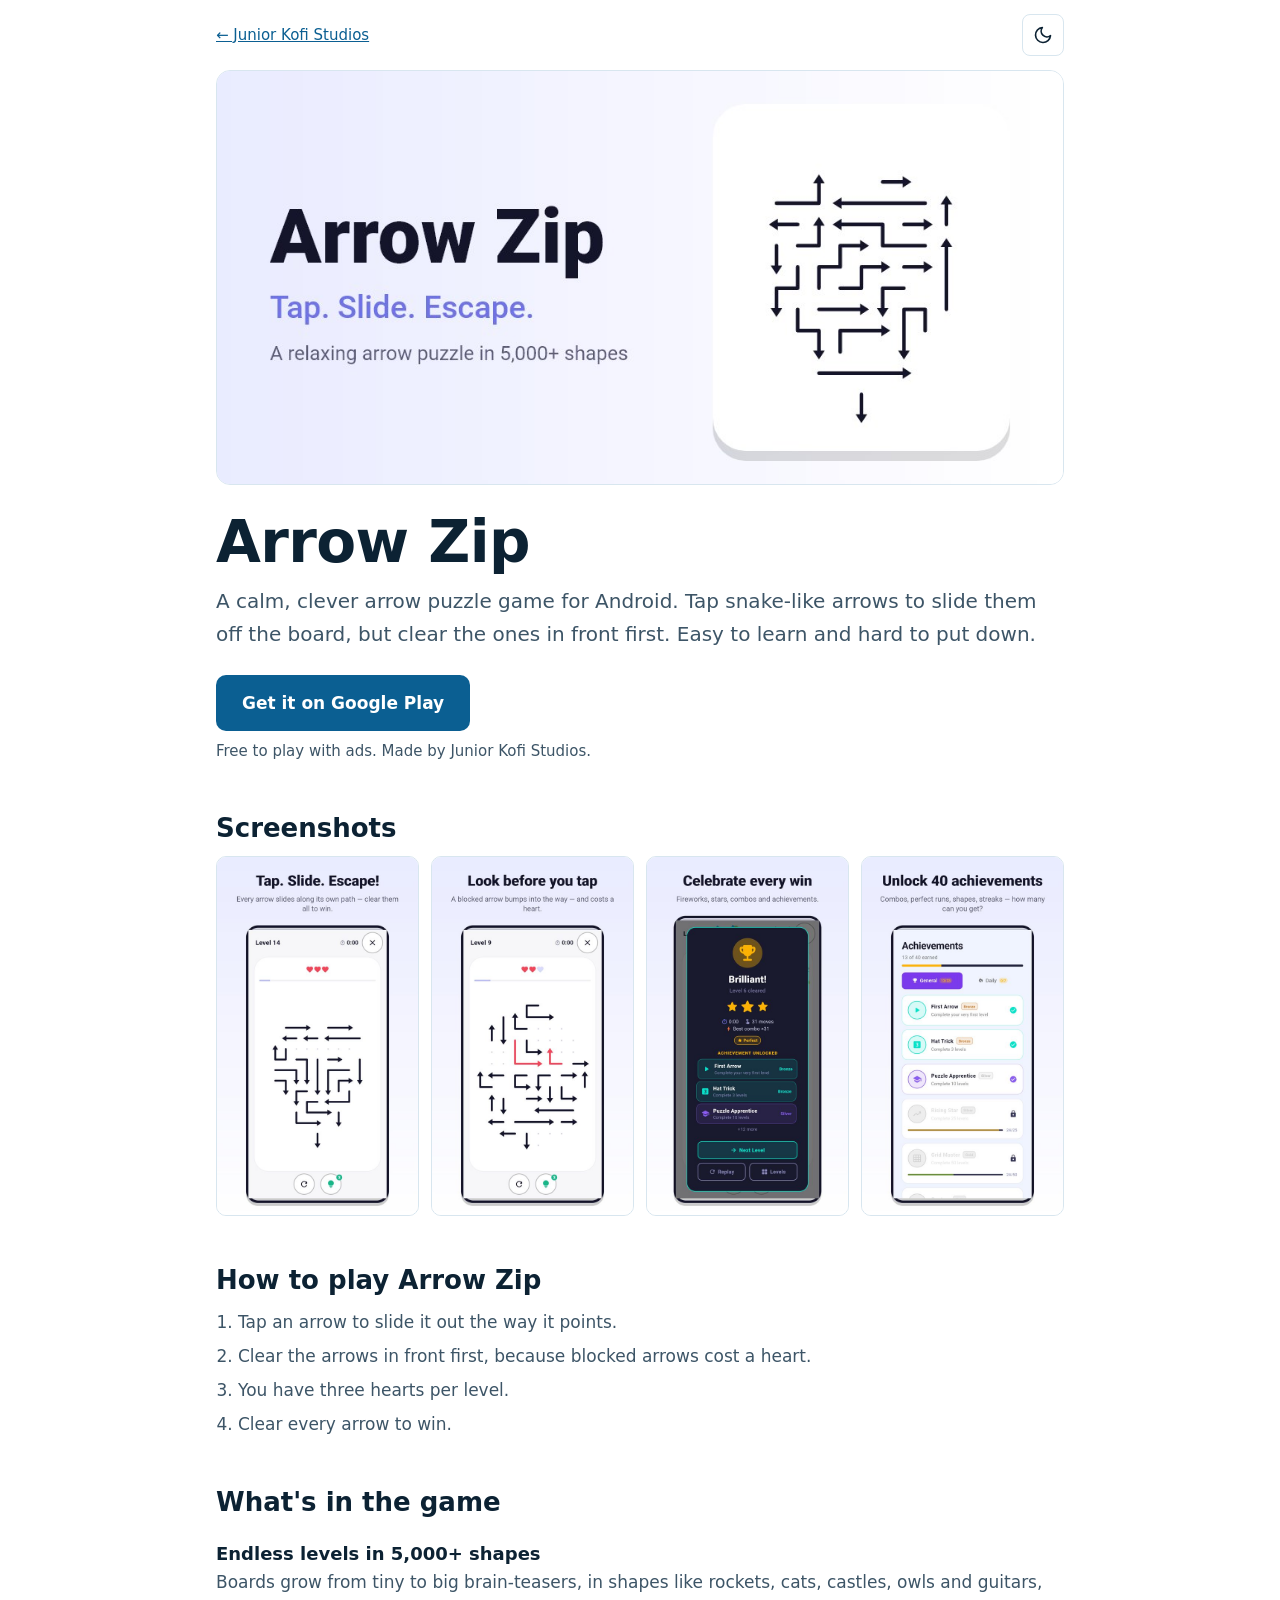
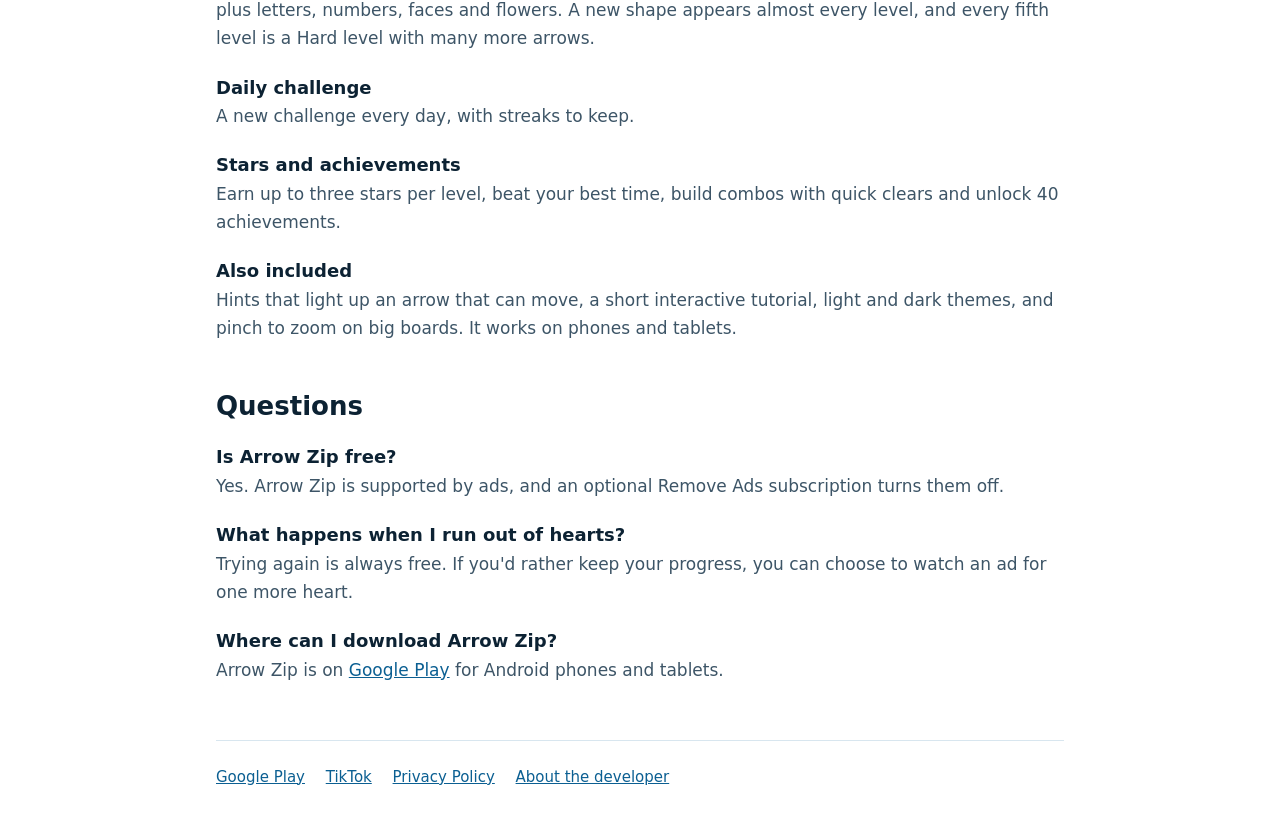
<file: arrow-zip/index.html>
<!doctype html>
<html lang="en">
<head>
    <meta charset="utf-8">
    <meta name="viewport" content="width=device-width, initial-scale=1">
    <title>Arrow Zip: Tap, Slide, Escape Arrow Puzzle Game for Android</title>
    <meta name="description" content="Arrow Zip is a free arrow puzzle game for Android. Tap snake-like arrows off the board in the right order, with endless levels, 5,000+ board shapes and a daily challenge.">
    <meta name="author" content="Junior Kofi Studios">
    <meta name="robots" content="index, follow">
    <meta name="theme-color" content="#0b5f92">
    <link rel="canonical" href="https://oware-junior.github.io/portfolio/arrow-zip/">

    <meta property="og:type" content="website">
    <meta property="og:site_name" content="Junior Kofi Studios">
    <meta property="og:url" content="https://oware-junior.github.io/portfolio/arrow-zip/">
    <meta property="og:title" content="Arrow Zip: Tap, Slide, Escape Arrow Puzzle Game for Android">
    <meta property="og:description" content="Tap snake-like arrows off the board. Endless levels in 5,000+ shapes. Free on Google Play.">
    <meta property="og:image" content="https://oware-junior.github.io/portfolio/images/arrow-zip-hero.jpg">
    <meta property="og:image:width" content="1024">
    <meta property="og:image:height" content="500">
    <meta name="twitter:card" content="summary_large_image">

    <link rel="icon" href="data:image/svg+xml,%3Csvg xmlns='http://www.w3.org/2000/svg' viewBox='0 0 64 64'%3E%3Crect width='64' height='64' rx='14' fill='%23101828'/%3E%3Cpath d='M14 32h30m-11-11 11 11-11 11' fill='none' stroke='%23ffc83d' stroke-width='7' stroke-linecap='round' stroke-linejoin='round'/%3E%3C/svg%3E">

    <script type="application/ld+json">
    {
        "@context": "https://schema.org",
        "@type": ["VideoGame", "MobileApplication"],
        "name": "Arrow Zip",
        "alternateName": "Arrow Zip: Tap. Slide. Escape.",
        "url": "https://oware-junior.github.io/portfolio/arrow-zip/",
        "description": "A calm, clever puzzle game. Tap snake-like arrows to slide them off the board in the right order, across endless levels in over 5,000 board shapes.",
        "image": "https://oware-junior.github.io/portfolio/images/arrow-zip-hero.jpg",
        "screenshot": [
            "https://oware-junior.github.io/portfolio/images/arrow-zip-gameplay.jpg",
            "https://oware-junior.github.io/portfolio/images/arrow-zip-blocked.jpg",
            "https://oware-junior.github.io/portfolio/images/arrow-zip-win.jpg"
        ],
        "applicationCategory": "GameApplication",
        "applicationSubCategory": "Puzzle",
        "genre": ["Puzzle"],
        "operatingSystem": "Android",
        "gamePlatform": "Android",
        "playMode": "SinglePlayer",
        "installUrl": "https://play.google.com/store/apps/details?id=com.arrowvext.arrow_vext",
        "sameAs": ["https://play.google.com/store/apps/details?id=com.arrowvext.arrow_vext"],
        "offers": {
            "@type": "Offer",
            "price": "0",
            "priceCurrency": "USD",
            "url": "https://play.google.com/store/apps/details?id=com.arrowvext.arrow_vext"
        },
        "publisher": {
            "@type": "Organization",
            "name": "Junior Kofi Studios",
            "url": "https://oware-junior.github.io/portfolio/",
            "sameAs": ["https://www.tiktok.com/@juniorkofistudios"]
        }
    }
    </script>

    <script src="../game-theme.js"></script>
    <link rel="stylesheet" href="../game-page.css">
</head>
<body>
<div class="wrap">
    <nav>
        <a href="../">&larr; Junior Kofi Studios</a>
        <button class="theme-toggle" id="themeToggle" type="button" aria-label="Switch to dark mode" aria-pressed="false">
            <svg class="icon-moon" viewBox="0 0 24 24" fill="none" stroke="currentColor" stroke-width="2" stroke-linecap="round" stroke-linejoin="round" aria-hidden="true"><path d="M21 12.8A9 9 0 1 1 11.2 3a7 7 0 0 0 9.8 9.8z"/></svg>
            <svg class="icon-sun" viewBox="0 0 24 24" fill="none" stroke="currentColor" stroke-width="2" stroke-linecap="round" stroke-linejoin="round" aria-hidden="true"><circle cx="12" cy="12" r="4"/><path d="M12 2v2M12 20v2M4.9 4.9l1.4 1.4M17.7 17.7l1.4 1.4M2 12h2M20 12h2M4.9 19.1l1.4-1.4M17.7 6.3l1.4-1.4"/></svg>
        </button>
    </nav>

    <header>
        <img src="../images/arrow-zip-hero.jpg" alt="Arrow Zip banner: Tap. Slide. Escape., with a board of arrows" width="1024" height="500">
        <h1>Arrow Zip</h1>
        <p class="lead">A calm, clever arrow puzzle game for Android. Tap snake-like arrows to slide them off the board, but clear the ones in front first. Easy to learn and hard to put down.</p>
        <a class="cta" href="https://play.google.com/store/apps/details?id=com.arrowvext.arrow_vext">Get it on Google Play</a>
        <p class="sub">Free to play with ads. Made by Junior Kofi Studios.</p>
    </header>

    <main>
        <section>
            <h2>Screenshots</h2>
            <ul class="shots">
                <li><img src="../images/arrow-zip-gameplay.jpg" alt="Arrow Zip level 14: a board of arrows to tap and slide out" width="540" height="960" loading="lazy"></li>
                <li><img src="../images/arrow-zip-blocked.jpg" alt="Arrow Zip level 9: a blocked arrow highlighted in red, costing a heart" width="540" height="960" loading="lazy"></li>
                <li><img src="../images/arrow-zip-win.jpg" alt="Arrow Zip level complete screen with three stars and unlocked achievements" width="540" height="960" loading="lazy"></li>
                <li><img src="../images/arrow-zip-achievements.jpg" alt="Arrow Zip achievements screen" width="540" height="960" loading="lazy"></li>
            </ul>
        </section>

        <section>
            <h2>How to play Arrow Zip</h2>
            <ol>
                <li>Tap an arrow to slide it out the way it points.</li>
                <li>Clear the arrows in front first, because blocked arrows cost a heart.</li>
                <li>You have three hearts per level.</li>
                <li>Clear every arrow to win.</li>
            </ol>
        </section>

        <section>
            <h2>What's in the game</h2>
            <h3>Endless levels in 5,000+ shapes</h3>
            <p>Boards grow from tiny to big brain-teasers, in shapes like rockets, cats, castles, owls and guitars, plus letters, numbers, faces and flowers. A new shape appears almost every level, and every fifth level is a Hard level with many more arrows.</p>
            <h3>Daily challenge</h3>
            <p>A new challenge every day, with streaks to keep.</p>
            <h3>Stars and achievements</h3>
            <p>Earn up to three stars per level, beat your best time, build combos with quick clears and unlock 40 achievements.</p>
            <h3>Also included</h3>
            <p>Hints that light up an arrow that can move, a short interactive tutorial, light and dark themes, and pinch to zoom on big boards. It works on phones and tablets.</p>
        </section>

        <section>
            <h2>Questions</h2>
            <h3>Is Arrow Zip free?</h3>
            <p>Yes. Arrow Zip is supported by ads, and an optional Remove Ads subscription turns them off.</p>
            <h3>What happens when I run out of hearts?</h3>
            <p>Trying again is always free. If you'd rather keep your progress, you can choose to watch an ad for one more heart.</p>
            <h3>Where can I download Arrow Zip?</h3>
            <p>Arrow Zip is on <a href="https://play.google.com/store/apps/details?id=com.arrowvext.arrow_vext">Google Play</a> for Android phones and tablets.</p>
        </section>
    </main>

    <footer>
        <a href="https://play.google.com/store/apps/details?id=com.arrowvext.arrow_vext">Google Play</a>
        <a href="https://www.tiktok.com/@juniorkofistudios">TikTok</a>
        <a href="https://oware-junior.github.io/arrow-policy/">Privacy Policy</a>
        <a href="../">About the developer</a>
    </footer>
</div>
</body>
</html>
</file>
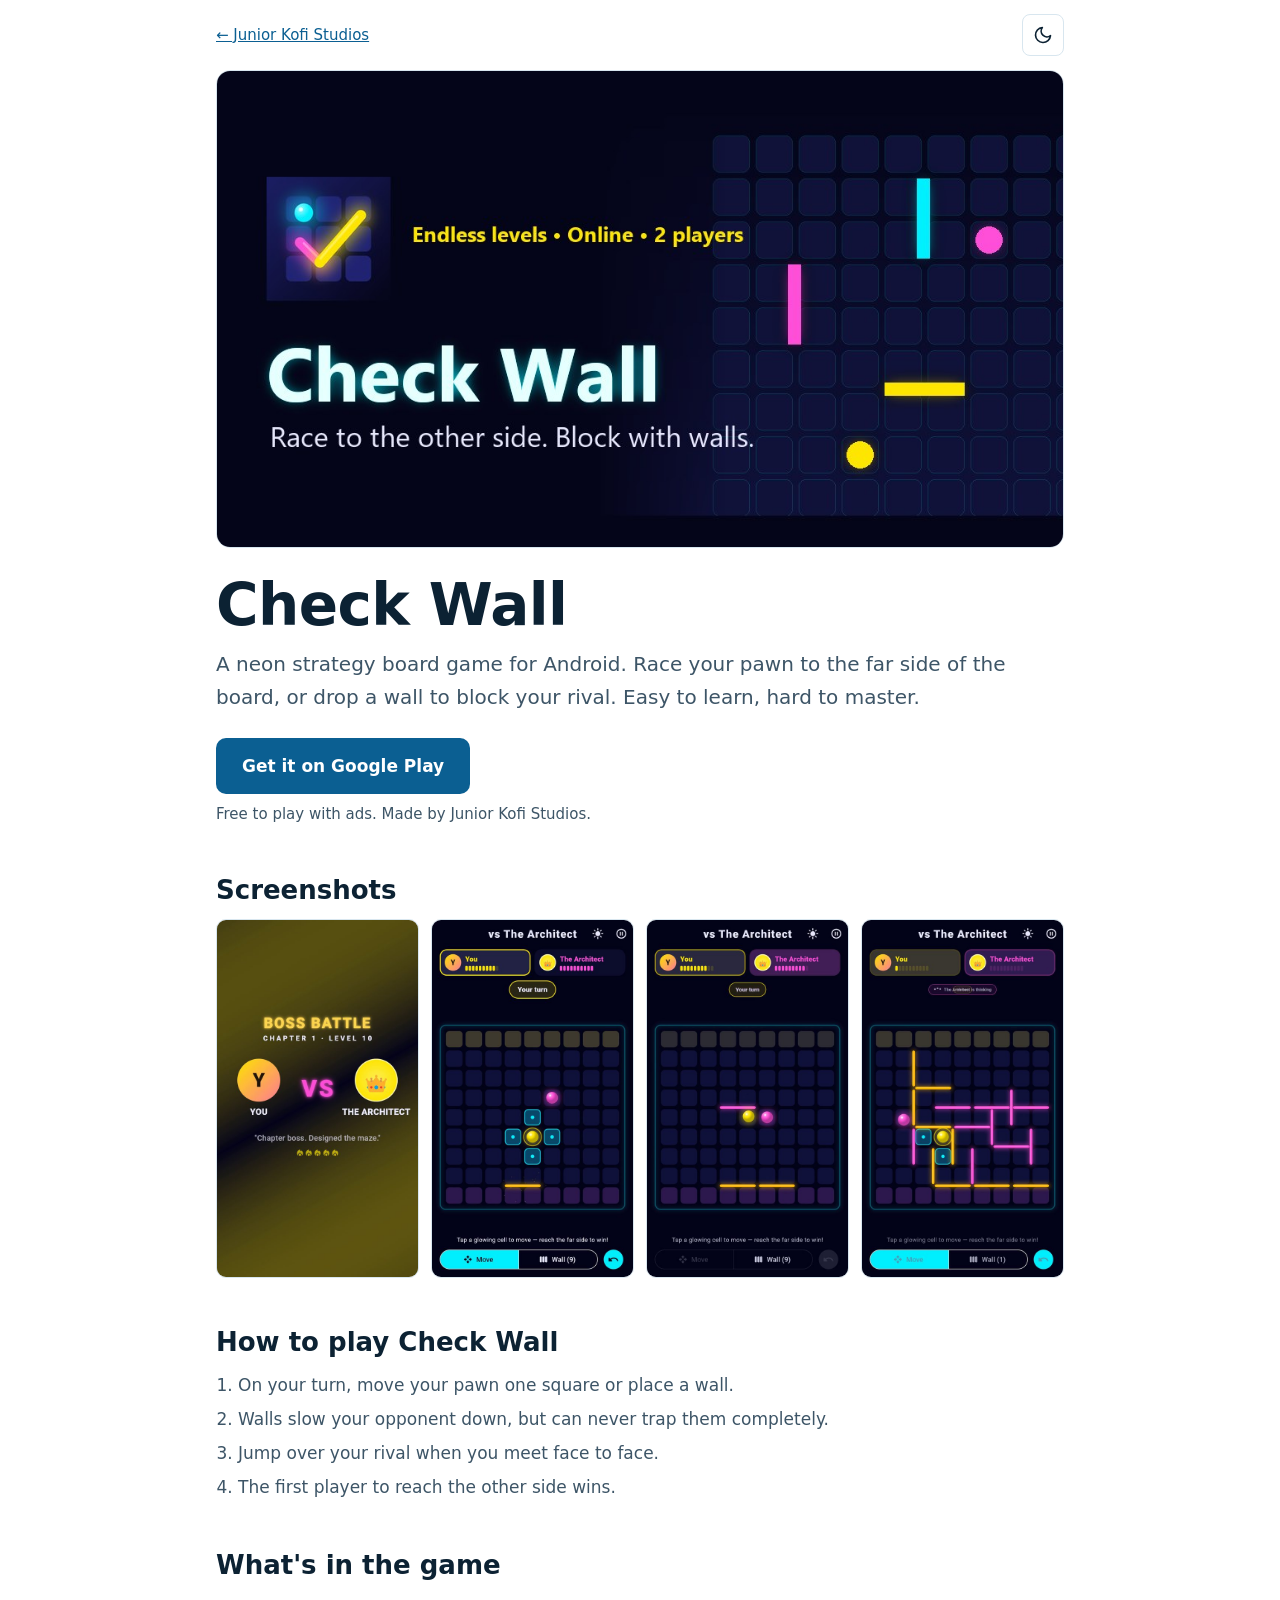
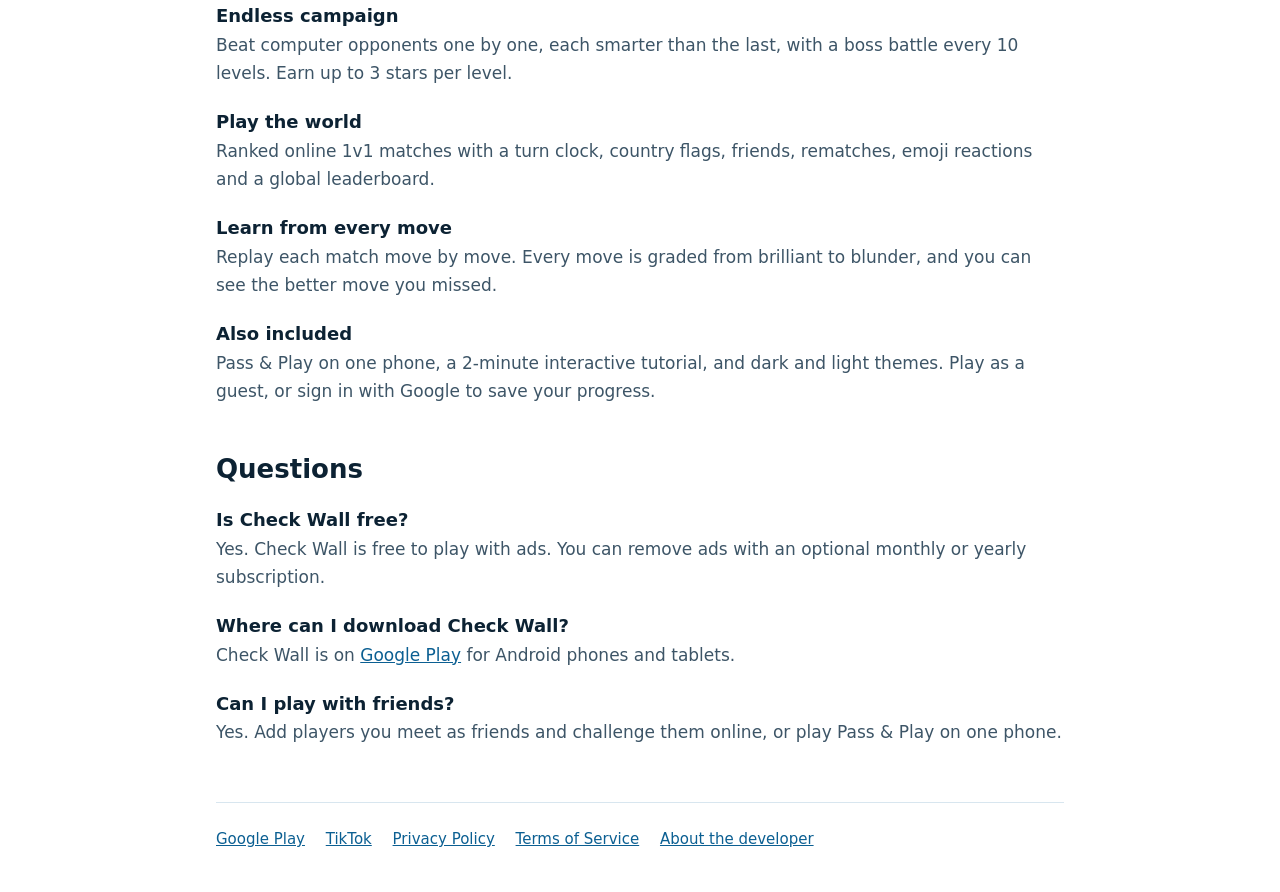
<file: check-wall/index.html>
<!doctype html>
<html lang="en">
<head>
    <meta charset="utf-8">
    <meta name="viewport" content="width=device-width, initial-scale=1">
    <title>Check Wall: Neon Wall Strategy Board Game for Android</title>
    <meta name="description" content="Check Wall is a free neon strategy board game for Android. Race your pawn across the board, block your rival with walls, beat bosses and play ranked online 1v1.">
    <meta name="author" content="Junior Kofi Studios">
    <meta name="robots" content="index, follow">
    <meta name="theme-color" content="#0b5f92">
    <link rel="canonical" href="https://oware-junior.github.io/portfolio/check-wall/">

    <meta property="og:type" content="website">
    <meta property="og:site_name" content="Junior Kofi Studios">
    <meta property="og:url" content="https://oware-junior.github.io/portfolio/check-wall/">
    <meta property="og:title" content="Check Wall: Neon Wall Strategy Board Game for Android">
    <meta property="og:description" content="Race your pawn to the far side or drop a wall to block your rival. Free on Google Play.">
    <meta property="og:image" content="https://oware-junior.github.io/portfolio/images/check-wall.jpg">
    <meta property="og:image:width" content="1024">
    <meta property="og:image:height" content="576">
    <meta name="twitter:card" content="summary_large_image">

    <link rel="icon" href="data:image/svg+xml,%3Csvg xmlns='http://www.w3.org/2000/svg' viewBox='0 0 64 64'%3E%3Crect width='64' height='64' rx='14' fill='%2305051a'/%3E%3Crect x='14' y='28' width='36' height='8' rx='4' fill='%2300f0ff'/%3E%3C/svg%3E">

    <script type="application/ld+json">
    {
        "@context": "https://schema.org",
        "@type": ["VideoGame", "MobileApplication"],
        "name": "Check Wall",
        "url": "https://oware-junior.github.io/portfolio/check-wall/",
        "description": "A neon strategy board game. Race your pawn to the far side of the board, or drop a wall to block your rival's path.",
        "image": "https://oware-junior.github.io/portfolio/images/check-wall.jpg",
        "screenshot": [
            "https://oware-junior.github.io/portfolio/images/check-wall-boss.jpg",
            "https://oware-junior.github.io/portfolio/images/check-wall-move.jpg",
            "https://oware-junior.github.io/portfolio/images/check-wall-maze.jpg"
        ],
        "applicationCategory": "GameApplication",
        "applicationSubCategory": "Board",
        "genre": ["Board", "Strategy", "Puzzle"],
        "operatingSystem": "Android",
        "gamePlatform": "Android",
        "playMode": ["SinglePlayer", "MultiPlayer"],
        "installUrl": "https://play.google.com/store/apps/details?id=com.juniorkofi.checkwall",
        "sameAs": ["https://play.google.com/store/apps/details?id=com.juniorkofi.checkwall"],
        "offers": {
            "@type": "Offer",
            "price": "0",
            "priceCurrency": "USD",
            "url": "https://play.google.com/store/apps/details?id=com.juniorkofi.checkwall"
        },
        "publisher": {
            "@type": "Organization",
            "name": "Junior Kofi Studios",
            "url": "https://oware-junior.github.io/portfolio/",
            "sameAs": ["https://www.tiktok.com/@juniorkofistudios"]
        }
    }
    </script>

    <script src="../game-theme.js"></script>
    <link rel="stylesheet" href="../game-page.css">
</head>
<body>
<div class="wrap">
    <nav>
        <a href="../">&larr; Junior Kofi Studios</a>
        <button class="theme-toggle" id="themeToggle" type="button" aria-label="Switch to dark mode" aria-pressed="false">
            <svg class="icon-moon" viewBox="0 0 24 24" fill="none" stroke="currentColor" stroke-width="2" stroke-linecap="round" stroke-linejoin="round" aria-hidden="true"><path d="M21 12.8A9 9 0 1 1 11.2 3a7 7 0 0 0 9.8 9.8z"/></svg>
            <svg class="icon-sun" viewBox="0 0 24 24" fill="none" stroke="currentColor" stroke-width="2" stroke-linecap="round" stroke-linejoin="round" aria-hidden="true"><circle cx="12" cy="12" r="4"/><path d="M12 2v2M12 20v2M4.9 4.9l1.4 1.4M17.7 17.7l1.4 1.4M2 12h2M20 12h2M4.9 19.1l1.4-1.4M17.7 6.3l1.4-1.4"/></svg>
        </button>
    </nav>

    <header>
        <img src="../images/check-wall.jpg" alt="Check Wall banner: neon game board with glowing walls and pawns" width="1024" height="576">
        <h1>Check Wall</h1>
        <p class="lead">A neon strategy board game for Android. Race your pawn to the far side of the board, or drop a wall to block your rival. Easy to learn, hard to master.</p>
        <a class="cta" href="https://play.google.com/store/apps/details?id=com.juniorkofi.checkwall">Get it on Google Play</a>
        <p class="sub">Free to play with ads. Made by Junior Kofi Studios.</p>
    </header>

    <main>
        <section>
            <h2>Screenshots</h2>
            <ul class="shots">
                <li><img src="../images/check-wall-boss.jpg" alt="Check Wall boss battle intro" width="540" height="960" loading="lazy"></li>
                <li><img src="../images/check-wall-move.jpg" alt="Check Wall board showing where your pawn can move" width="540" height="960" loading="lazy"></li>
                <li><img src="../images/check-wall-wall.jpg" alt="Check Wall board after a wall is placed beside the two pawns" width="540" height="960" loading="lazy"></li>
                <li><img src="../images/check-wall-maze.jpg" alt="Check Wall late game with neon walls forming a maze" width="540" height="960" loading="lazy"></li>
            </ul>
        </section>

        <section>
            <h2>How to play Check Wall</h2>
            <ol>
                <li>On your turn, move your pawn one square or place a wall.</li>
                <li>Walls slow your opponent down, but can never trap them completely.</li>
                <li>Jump over your rival when you meet face to face.</li>
                <li>The first player to reach the other side wins.</li>
            </ol>
        </section>

        <section>
            <h2>What's in the game</h2>
            <h3>Endless campaign</h3>
            <p>Beat computer opponents one by one, each smarter than the last, with a boss battle every 10 levels. Earn up to 3 stars per level.</p>
            <h3>Play the world</h3>
            <p>Ranked online 1v1 matches with a turn clock, country flags, friends, rematches, emoji reactions and a global leaderboard.</p>
            <h3>Learn from every move</h3>
            <p>Replay each match move by move. Every move is graded from brilliant to blunder, and you can see the better move you missed.</p>
            <h3>Also included</h3>
            <p>Pass &amp; Play on one phone, a 2-minute interactive tutorial, and dark and light themes. Play as a guest, or sign in with Google to save your progress.</p>
        </section>

        <section>
            <h2>Questions</h2>
            <h3>Is Check Wall free?</h3>
            <p>Yes. Check Wall is free to play with ads. You can remove ads with an optional monthly or yearly subscription.</p>
            <h3>Where can I download Check Wall?</h3>
            <p>Check Wall is on <a href="https://play.google.com/store/apps/details?id=com.juniorkofi.checkwall">Google Play</a> for Android phones and tablets.</p>
            <h3>Can I play with friends?</h3>
            <p>Yes. Add players you meet as friends and challenge them online, or play Pass &amp; Play on one phone.</p>
        </section>
    </main>

    <footer>
        <a href="https://play.google.com/store/apps/details?id=com.juniorkofi.checkwall">Google Play</a>
        <a href="https://www.tiktok.com/@juniorkofistudios">TikTok</a>
        <a href="https://oware-junior.github.io/checkwall-legal/privacy.html">Privacy Policy</a>
        <a href="https://oware-junior.github.io/checkwall-legal/terms.html">Terms of Service</a>
        <a href="../">About the developer</a>
    </footer>
</div>
</body>
</html>
</file>
<file: game-page.css>
/* Shared by the game pages. Colours match the portfolio's light and dark themes. */
:root {
    --bg: #ffffff;
    --surface: #ffffff;
    --ink: #0c2233;
    --body: #3d5567;
    --line: #d8e6ef;
    --accent: #0b5f92;
    --accent-hover: #0a4f7a;
    --on-accent: #ffffff;
    color-scheme: light;
}

:root[data-theme="dark"] {
    --bg: #071a2a;
    --surface: #0d2a41;
    --ink: #eaf5fc;
    --body: #b5cad9;
    --line: #1b3d57;
    --accent: #4fb3e8;
    --accent-hover: #7cc7ef;
    --on-accent: #062236;
    color-scheme: dark;
}

* { margin: 0; padding: 0; box-sizing: border-box; }
body { background: var(--bg); color: var(--body); font: 17px/1.65 system-ui, -apple-system, 'Segoe UI', Roboto, sans-serif; }
.wrap { max-width: 880px; margin: 0 auto; padding: 0 16px; }
nav { display: flex; align-items: center; justify-content: space-between; gap: 16px; padding: 14px 0; font-size: 15px; }
a { color: var(--accent); }

.theme-toggle { display: inline-flex; flex: none; align-items: center; justify-content: center; width: 42px; height: 42px; background: var(--surface); border: 1px solid var(--line); border-radius: 8px; color: var(--ink); cursor: pointer; }
.theme-toggle:hover { border-color: var(--accent); }
.theme-toggle svg { width: 20px; height: 20px; }
.theme-toggle .icon-sun, :root[data-theme="dark"] .theme-toggle .icon-moon { display: none; }
:root[data-theme="dark"] .theme-toggle .icon-sun { display: block; }

header img { display: block; width: 100%; height: auto; border-radius: 14px; border: 1px solid var(--line); }
h1 { color: var(--ink); font-size: clamp(38px, 8vw, 58px); line-height: 1.1; margin-top: 26px; letter-spacing: -0.01em; }
.lead { font-size: 20px; margin-top: 10px; }
.cta { display: inline-block; margin: 24px 0 8px; padding: 14px 26px; background: var(--accent); color: var(--on-accent); font-weight: 700; border-radius: 10px; text-decoration: none; }
.cta:hover { background: var(--accent-hover); }
.sub { font-size: 15px; }
section { margin-top: 48px; }
h2 { color: var(--ink); font-size: 26px; line-height: 1.25; margin-bottom: 12px; }
h3 { color: var(--ink); font-size: 18px; margin-top: 20px; }
ul, ol { padding-left: 22px; }
li { margin-top: 6px; }
.shots { display: grid; grid-template-columns: repeat(4, 1fr); gap: 12px; list-style: none; padding: 0; }
.shots li { margin: 0; }
.shots img { display: block; width: 100%; height: auto; border-radius: 10px; border: 1px solid var(--line); }
footer { margin-top: 56px; padding: 24px 0 40px; border-top: 1px solid var(--line); font-size: 15px; }
footer a { margin-right: 16px; display: inline-block; }
@media (max-width: 600px) { .shots { grid-template-columns: repeat(2, 1fr); } }
</file>
